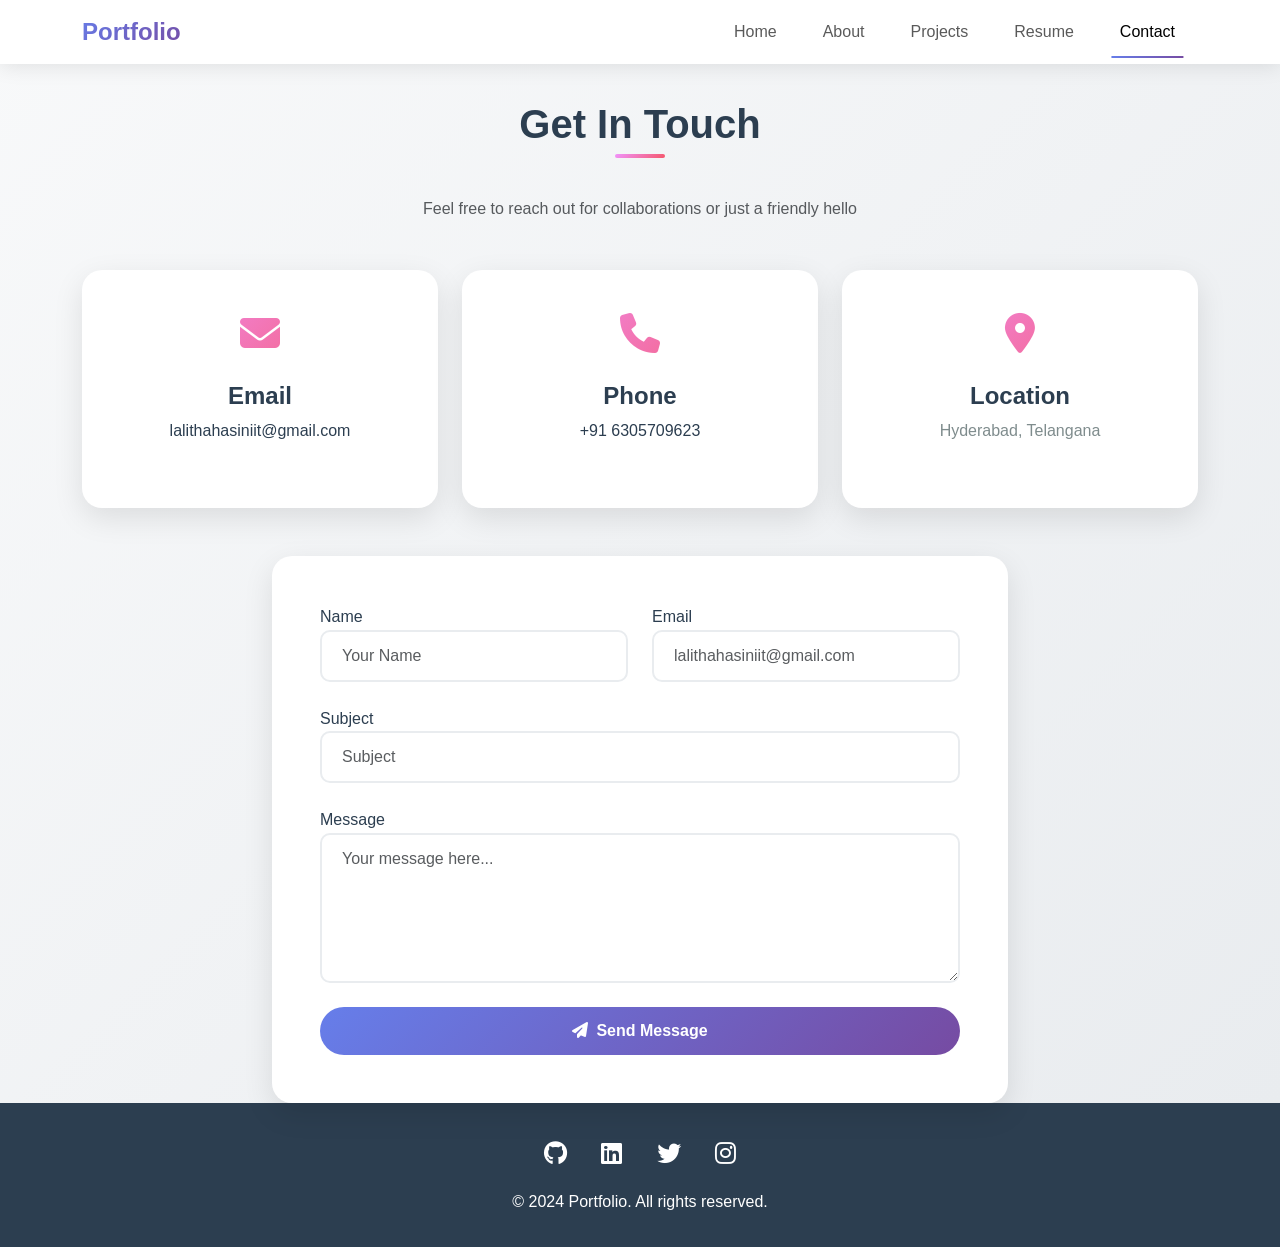
<file: contact.html>
<!DOCTYPE html>
<html lang="en">
<head>
    <meta charset="UTF-8">
    <meta name="viewport" content="width=device-width, initial-scale=1.0">
    <title>Contact - Portfolio</title>
    <link href="https://cdn.jsdelivr.net/npm/bootstrap@5.3.0/dist/css/bootstrap.min.css" rel="stylesheet">
    <link rel="stylesheet" href="https://cdnjs.cloudflare.com/ajax/libs/font-awesome/6.4.0/css/all.min.css">
    <style>
        :root {
            --gradient-primary: linear-gradient(135deg, #667eea 0%, #764ba2 100%);
            --gradient-secondary: linear-gradient(135deg, #f093fb 0%, #f5576c 100%);
            --gradient-tertiary: linear-gradient(135deg, #4facfe 0%, #00f2fe 100%);
            --gradient-soft: linear-gradient(135deg, #ffecd2 0%, #fcb69f 100%);
            --text-dark: #2c3e50;
            --text-light: #7f8c8d;
        }

        * {
            margin: 0;
            padding: 0;
            box-sizing: border-box;
        }

        body {
            font-family: 'Segoe UI', Tahoma, Geneva, Verdana, sans-serif;
            line-height: 1.6;
            color: var(--text-dark);
            overflow-x: hidden;
        }

        /* Navigation */
        .navbar {
            background: rgba(255, 255, 255, 0.95);
            backdrop-filter: blur(10px);
            box-shadow: 0 2px 20px rgba(0, 0, 0, 0.1);
            transition: all 0.3s ease;
        }

        .navbar-brand {
            font-weight: 700;
            font-size: 1.5rem;
            background: var(--gradient-primary);
            -webkit-background-clip: text;
            -webkit-text-fill-color: transparent;
            background-clip: text;
        }

        .navbar-nav .nav-link {
            font-weight: 500;
            margin: 0 15px;
            position: relative;
            transition: all 0.3s ease;
        }

        .navbar-nav .nav-link::after {
            content: '';
            position: absolute;
            width: 0;
            height: 2px;
            bottom: -5px;
            left: 50%;
            background: var(--gradient-primary);
            transition: all 0.3s ease;
            transform: translateX(-50%);
        }

        .navbar-nav .nav-link:hover::after,
        .navbar-nav .nav-link.active::after {
            width: 100%;
        }

        /* Section Styles */
        .section {
            padding: 80px 0;
            position: relative;
        }

        .section-title {
            font-size: 2.5rem;
            font-weight: 700;
            text-align: center;
            margin-bottom: 3rem;
            position: relative;
        }

        .section-title::after {
            content: '';
            position: absolute;
            width: 50px;
            height: 4px;
            background: var(--gradient-secondary);
            bottom: -10px;
            left: 50%;
            transform: translateX(-50%);
            border-radius: 2px;
        }

        /* Contact Section */
        .contact {
            background: linear-gradient(135deg, #f8f9fa 0%, #e9ecef 100%);
            min-height: 100vh;
            padding-top: 100px;
        }

        .contact-card {
            background: white;
            padding: 2rem;
            border-radius: 20px;
            box-shadow: 0 10px 30px rgba(0, 0, 0, 0.1);
            text-align: center;
            transition: all 0.3s ease;
            margin-bottom: 2rem;
            height: 100%;
        }

        .contact-card:hover {
            transform: translateY(-5px);
            box-shadow: 0 15px 35px rgba(0, 0, 0, 0.15);
        }

        .contact-icon {
            font-size: 2.5rem;
            background: var(--gradient-secondary);
            -webkit-background-clip: text;
            -webkit-text-fill-color: transparent;
            background-clip: text;
            margin-bottom: 1rem;
        }

        .contact-card h4 {
            font-weight: 600;
            margin-bottom: 0.5rem;
        }

        .contact-card p {
            color: var(--text-light);
            margin-bottom: 0;
        }

        .contact-card a {
            color: var(--text-dark);
            text-decoration: none;
            transition: all 0.3s ease;
        }

        .contact-card a:hover {
            background: var(--gradient-primary);
            -webkit-background-clip: text;
            -webkit-text-fill-color: transparent;
            background-clip: text;
        }

        /* Contact Form */
        .contact-form {
            background: white;
            padding: 3rem;
            border-radius: 20px;
            box-shadow: 0 10px 30px rgba(0, 0, 0, 0.1);
        }

        .form-group {
            margin-bottom: 1.5rem;
        }

        .form-control {
            border: 2px solid #e9ecef;
            border-radius: 10px;
            padding: 12px 20px;
            transition: all 0.3s ease;
        }

        .form-control:focus {
            border-color: #667eea;
            box-shadow: 0 0 0 0.2rem rgba(102, 126, 234, 0.25);
        }

        textarea.form-control {
            min-height: 150px;
            resize: vertical;
        }

        .btn-submit {
            background: var(--gradient-primary);
            color: white;
            border: none;
            padding: 12px 40px;
            border-radius: 50px;
            font-weight: 600;
            transition: all 0.3s ease;
            width: 100%;
        }

        .btn-submit:hover {
            transform: translateY(-3px);
            box-shadow: 0 10px 25px rgba(102, 126, 234, 0.4);
        }

        /* Footer */
        .footer {
            background: var(--text-dark);
            color: white;
            padding: 2rem 0;
            text-align: center;
        }

        .social-links a {
            color: white;
            font-size: 1.5rem;
            margin: 0 15px;
            transition: all 0.3s ease;
            display: inline-block;
        }

        .social-links a:hover {
            color: #f093fb;
            transform: translateY(-3px);
        }

        /* Animations */
        @keyframes slideInUp {
            from {
                opacity: 0;
                transform: translateY(50px);
            }
            to {
                opacity: 1;
                transform: translateY(0);
            }
        }

        .animate-in {
            animation: slideInUp 0.6s ease-out;
        }

        /* Success Message */
        .alert-custom {
            border-radius: 10px;
            padding: 1rem;
            margin-bottom: 1.5rem;
            display: none;
        }

        .alert-custom.show {
            display: block;
            animation: slideInUp 0.4s ease-out;
        }

        /* Responsive */
        @media (max-width: 768px) {
            .section-title {
                font-size: 2rem;
            }
            
            .contact-form {
                padding: 2rem;
            }
        }
    </style>
</head>
<body>
    <!-- Navigation -->
    <nav class="navbar navbar-expand-lg fixed-top">
        <div class="container">
            <a class="navbar-brand" href="index.html">Portfolio</a>
            <button class="navbar-toggler" type="button" data-bs-toggle="collapse" data-bs-target="#navbarNav">
                <span class="navbar-toggler-icon"></span>
            </button>
            <div class="collapse navbar-collapse" id="navbarNav">
                <ul class="navbar-nav ms-auto">
                    <li class="nav-item">
                        <a class="nav-link" href="index.html#home">Home</a>
                    </li>
                    <li class="nav-item">
                        <a class="nav-link" href="about.html#about">About</a>
                    </li>
                    <li class="nav-item">
                        <a class="nav-link" href="project.html#projects">Projects</a>
                    </li>
                    <li class="nav-item">
                        <a class="nav-link" href="resume.html#resume">Resume</a>
                    </li>
                    <li class="nav-item">
                        <a class="nav-link active" href="contact.html">Contact</a>
                    </li>
                </ul>
            </div>
        </div>
    </nav>

    <!-- Contact Section -->
    <section class="contact">
        <div class="container">
            <h2 class="section-title animate-in">Get In Touch</h2>
            <p class="text-center text-muted mb-5 animate-in">Feel free to reach out for collaborations or just a friendly hello</p>

            <div class="row mb-5">
                <div class="col-md-4 animate-in" style="animation-delay: 0.1s">
                    <div class="contact-card">
                        <div class="contact-icon">
                            <i class="fas fa-envelope"></i>
                        </div>
                        <h4>Email</h4>
                        <p><a href="mailto:lalithahasiniit@gmail.com">lalithahasiniit@gmail.com</a></p>
                    </div>
                </div>
                <div class="col-md-4 animate-in" style="animation-delay: 0.2s">
                    <div class="contact-card">
                        <div class="contact-icon">
                            <i class="fas fa-phone"></i>
                        </div>
                        <h4>Phone</h4>
                        <p><a href="tel:+1234567890">+91 6305709623</a></p>
                    </div>
                </div>
                <div class="col-md-4 animate-in" style="animation-delay: 0.3s">
                    <div class="contact-card">
                        <div class="contact-icon">
                            <i class="fas fa-map-marker-alt"></i>
                        </div>
                        <h4>Location</h4>
                        <p>Hyderabad, Telangana</p>
                    </div>
                </div>
            </div>

            <div class="row justify-content-center">
                <div class="col-md-8 animate-in" style="animation-delay: 0.4s">
                    <div class="contact-form">
                        <div class="alert alert-success alert-custom" id="successAlert">
                            <i class="fas fa-check-circle me-2"></i>
                            Message sent successfully! I'll get back to you soon.
                        </div>
                        <div class="alert alert-danger alert-custom" id="errorAlert">
                            <i class="fas fa-exclamation-circle me-2"></i>
                            Please fill in all fields correctly.
                        </div>
                        <form id="contactForm">
                            <div class="row">
                                <div class="col-md-6">
                                    <div class="form-group">
                                        <label for="name">Name</label>
                                        <input type="text" class="form-control" id="name" placeholder="Your Name" required>
                                    </div>
                                </div>
                                <div class="col-md-6">
                                    <div class="form-group">
                                        <label for="email">Email</label>
                                        <input type="email" class="form-control" id="email" placeholder="lalithahasiniit@gmail.com" required>
                                    </div>
                                </div>
                            </div>
                            <div class="form-group">
                                <label for="subject">Subject</label>
                                <input type="text" class="form-control" id="subject" placeholder="Subject" required>
                            </div>
                            <div class="form-group">
                                <label for="message">Message</label>
                                <textarea class="form-control" id="message" placeholder="Your message here..." required></textarea>
                            </div>
                            <button type="submit" class="btn btn-submit">
                                <i class="fas fa-paper-plane me-2"></i>Send Message
                            </button>
                        </form>
                    </div>
                </div>
            </div>
        </div>
    </section>

    <!-- Footer -->
    <footer class="footer">
        <div class="container">
            <div class="social-links mb-3">
                <a href="https://github.com" target="_blank" aria-label="GitHub">
                    <i class="fab fa-github"></i>
                </a>
                <a href="https://linkedin.com" target="_blank" aria-label="LinkedIn">
                    <i class="fab fa-linkedin"></i>
                </a>
                <a href="https://twitter.com" target="_blank" aria-label="Twitter">
                    <i class="fab fa-twitter"></i>
                </a>
                <a href="https://instagram.com" target="_blank" aria-label="Instagram">
                    <i class="fab fa-instagram"></i>
                </a>
            </div>
            <p class="mb-0">&copy; 2024 Portfolio. All rights reserved.</p>
        </div>
    </footer>

    <script src="https://cdn.jsdelivr.net/npm/bootstrap@5.3.0/dist/js/bootstrap.bundle.min.js"></script>
    <script>
        // Form Validation and Submission
        document.getElementById('contactForm').addEventListener('submit', function(e) {
            e.preventDefault();
            
            const name = document.getElementById('name').value.trim();
            const email = document.getElementById('email').value.trim();
            const subject = document.getElementById('subject').value.trim();
            const message = document.getElementById('message').value.trim();
            
            const successAlert = document.getElementById('successAlert');
            const errorAlert = document.getElementById('errorAlert');
            
            // Hide alerts
            successAlert.classList.remove('show');
            errorAlert.classList.remove('show');
            
            // Validate email
            const emailRegex = /^[^\s@]+@[^\s@]+\.[^\s@]+$/;
            
            if (!name || !email || !subject || !message) {
                errorAlert.textContent = 'Please fill in all fields.';
                errorAlert.classList.add('show');
                return;
            }
            
            if (!emailRegex.test(email)) {
                errorAlert.textContent = 'Please enter a valid email address.';
                errorAlert.classList.add('show');
                return;
            }
            
            // Simulate form submission (in production, you would send this to a server)
            setTimeout(() => {
                successAlert.classList.add('show');
                document.getElementById('contactForm').reset();
                
                // Hide success message after 5 seconds
                setTimeout(() => {
                    successAlert.classList.remove('show');
                }, 5000);
            }, 500);
        });
        
        // Smooth scroll for navigation links
        document.querySelectorAll('a[href^="#"]').forEach(anchor => {
            anchor.addEventListener('click', function (e) {
                e.preventDefault();
                const target = document.querySelector(this.getAttribute('href'));
                if (target) {
                    target.scrollIntoView({
                        behavior: 'smooth',
                        block: 'start'
                    });
                }
            });
        });
        
        // Navbar background on scroll
        window.addEventListener('scroll', function() {
            const navbar = document.querySelector('.navbar');
            if (window.scrollY > 50) {
                navbar.style.background = 'rgba(255, 255, 255, 0.98)';
            } else {
                navbar.style.background = 'rgba(255, 255, 255, 0.95)';
            }
        });
        
        // Add animation to elements on scroll
        const observerOptions = {
            threshold: 0.1,
            rootMargin: '0px 0px -50px 0px'
        };
        
        const observer = new IntersectionObserver(function(entries) {
            entries.forEach(entry => {
                if (entry.isIntersecting) {
                    entry.target.style.opacity = '1';
                    entry.target.style.transform = 'translateY(0)';
                }
            });
        }, observerOptions);
        
        // Observe all contact cards
        document.querySelectorAll('.contact-card, .contact-form').forEach(el => {
            el.style.opacity = '0';
            el.style.transform = 'translateY(30px)';
            el.style.transition = 'all 0.6s ease-out';
            observer.observe(el);
        });
    </script>
</body>
</html>
</file>
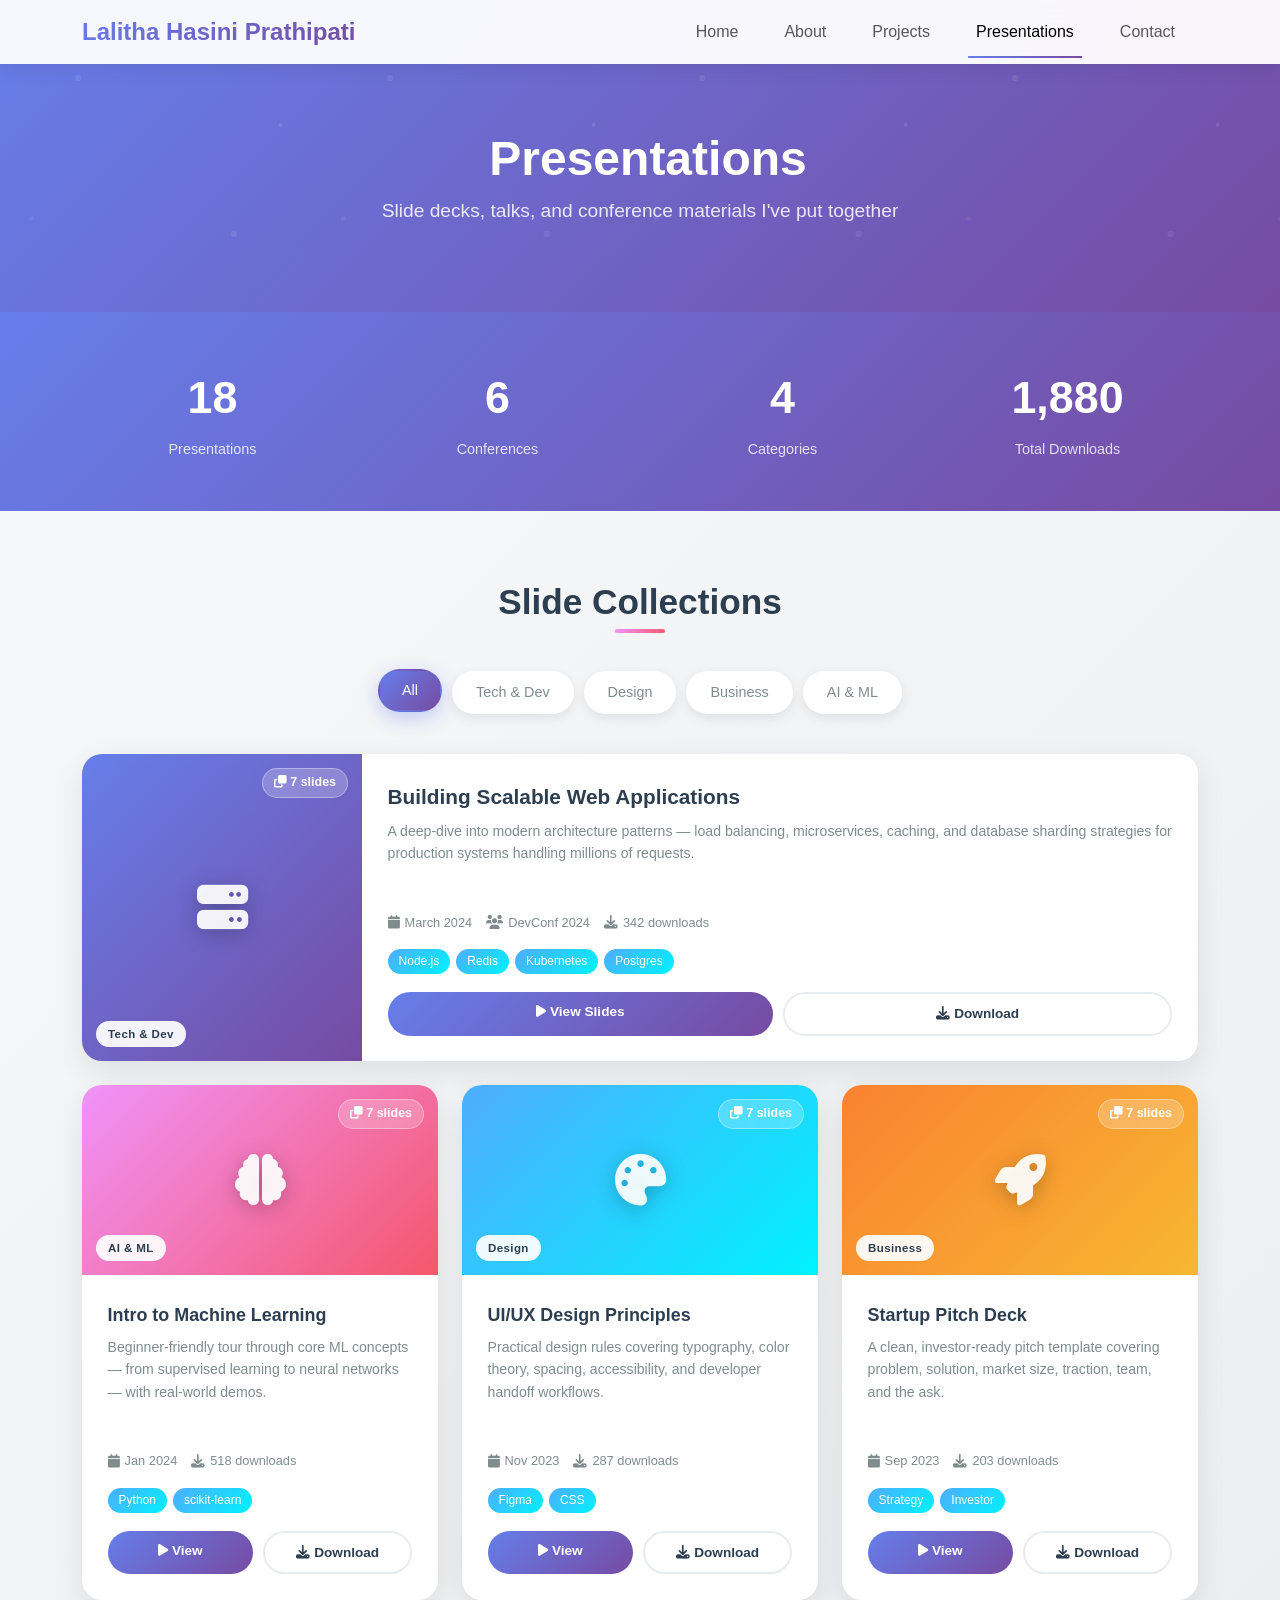
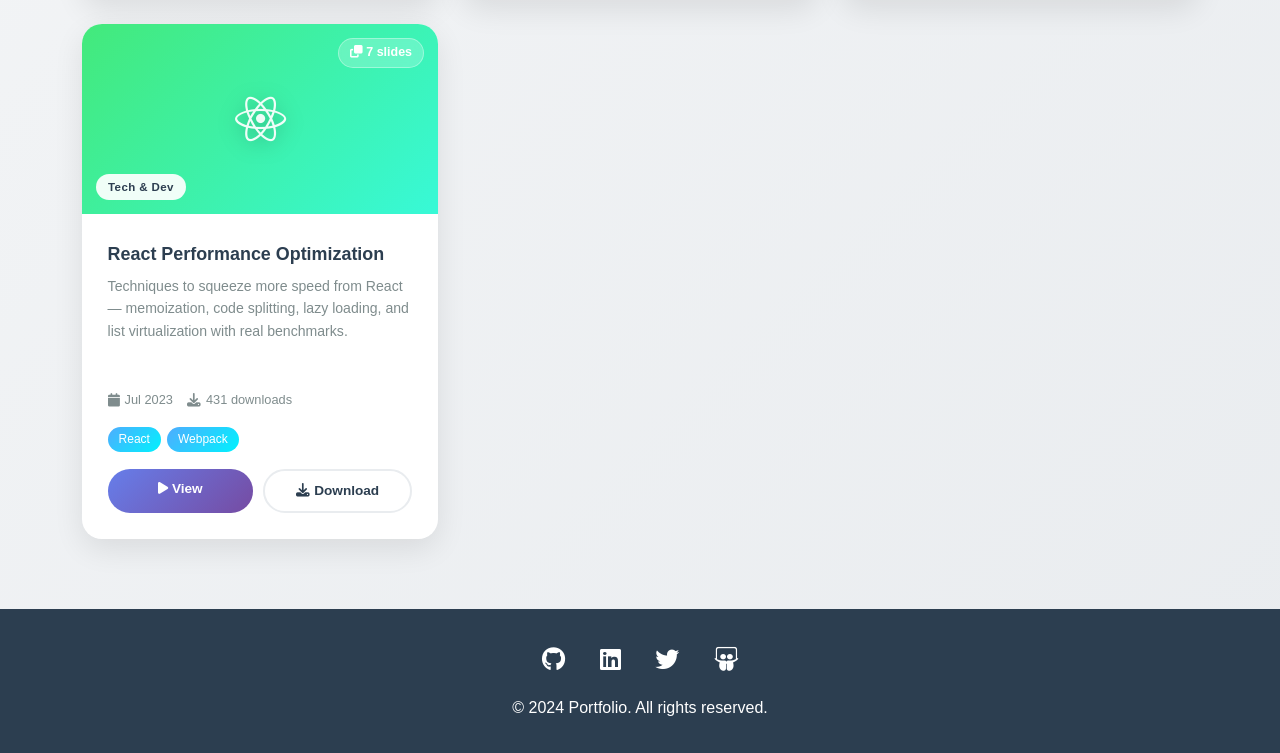
<file: Presentations.html>
<!DOCTYPE html>
<html lang="en">
<head>
    <meta charset="UTF-8">
    <meta name="viewport" content="width=device-width, initial-scale=1.0">
    <title>Presentations - Portfolio</title>
    <link href="https://cdn.jsdelivr.net/npm/bootstrap@5.3.0/dist/css/bootstrap.min.css" rel="stylesheet">
    <link rel="stylesheet" href="https://cdnjs.cloudflare.com/ajax/libs/font-awesome/6.4.0/css/all.min.css">
    <style>
        :root {
            --gradient-primary: linear-gradient(135deg, #667eea 0%, #764ba2 100%);
            --gradient-secondary: linear-gradient(135deg, #f093fb 0%, #f5576c 100%);
            --gradient-tertiary: linear-gradient(135deg, #4facfe 0%, #00f2fe 100%);
            --gradient-soft: linear-gradient(135deg, #ffecd2 0%, #fcb69f 100%);
            --gradient-green: linear-gradient(135deg, #43e97b 0%, #38f9d7 100%);
            --gradient-orange: linear-gradient(135deg, #fa8231 0%, #f7b731 100%);
            --text-dark: #2c3e50;
            --text-light: #7f8c8d;
        }

        * { margin: 0; padding: 0; box-sizing: border-box; }

        body {
            font-family: 'Segoe UI', Tahoma, Geneva, Verdana, sans-serif;
            line-height: 1.6;
            color: var(--text-dark);
            overflow-x: hidden;
            background: linear-gradient(135deg, #f8f9fa 0%, #e9ecef 100%);
            min-height: 100vh;
        }

        /* ── Navbar ── */
        .navbar {
            background: rgba(255,255,255,0.95);
            backdrop-filter: blur(10px);
            box-shadow: 0 2px 20px rgba(0,0,0,0.1);
            transition: all 0.3s ease;
        }
        .navbar-brand {
            font-weight: 700; font-size: 1.5rem;
            background: var(--gradient-primary);
            -webkit-background-clip: text; -webkit-text-fill-color: transparent; background-clip: text;
        }
        .navbar-nav .nav-link {
            font-weight: 500; margin: 0 15px; position: relative; transition: all 0.3s ease;
        }
        .navbar-nav .nav-link::after {
            content: ''; position: absolute; width: 0; height: 2px;
            bottom: -5px; left: 50%; background: var(--gradient-primary);
            transition: all 0.3s ease; transform: translateX(-50%);
        }
        .navbar-nav .nav-link:hover::after,
        .navbar-nav .nav-link.active::after { width: 100%; }

        /* ── Hero Banner ── */
        .page-hero {
            background: var(--gradient-primary);
            padding: 130px 0 70px;
            text-align: center;
            color: white;
            position: relative;
            overflow: hidden;
        }
        .page-hero::before {
            content: '';
            position: absolute; inset: 0;
            background: url('data:image/svg+xml,<svg xmlns="http://www.w3.org/2000/svg" viewBox="0 0 100 100"><defs><pattern id="grain" width="100" height="100" patternUnits="userSpaceOnUse"><circle cx="25" cy="25" r="1" fill="white" opacity="0.08"/><circle cx="75" cy="75" r="1" fill="white" opacity="0.08"/><circle cx="50" cy="10" r="0.5" fill="white" opacity="0.12"/><circle cx="10" cy="70" r="0.8" fill="white" opacity="0.06"/><circle cx="90" cy="40" r="0.6" fill="white" opacity="0.1"/></pattern></defs><rect width="100" height="100" fill="url(%23grain)"/></svg>');
            animation: float 20s infinite linear;
        }
        @keyframes float {
            0%   { transform: translateY(0px) rotate(0deg); }
            50%  { transform: translateY(-20px) rotate(180deg); }
            100% { transform: translateY(0px) rotate(360deg); }
        }
        .page-hero h1 { font-size: 3rem; font-weight: 700; position: relative; z-index: 2; }
        .page-hero p  { font-size: 1.2rem; opacity: .85; position: relative; z-index: 2; }

        /* ── Section ── */
        .section { padding: 70px 0; }
        .section-title {
            font-size: 2.2rem; font-weight: 700; text-align: center; margin-bottom: 3rem; position: relative;
        }
        .section-title::after {
            content: ''; position: absolute; width: 50px; height: 4px;
            background: var(--gradient-secondary); bottom: -10px; left: 50%;
            transform: translateX(-50%); border-radius: 2px;
        }

        /* ── Filter Bar ── */
        .filter-bar {
            display: flex; flex-wrap: wrap; gap: 10px;
            justify-content: center; margin-bottom: 2.5rem;
        }
        .filter-btn {
            padding: 8px 22px; border-radius: 50px; border: 2px solid transparent;
            background: white; color: var(--text-light);
            font-weight: 500; font-size: .9rem; cursor: pointer;
            box-shadow: 0 4px 12px rgba(0,0,0,0.08);
            transition: all 0.3s ease;
        }
        .filter-btn:hover, .filter-btn.active {
            background: var(--gradient-primary); color: white;
            box-shadow: 0 6px 18px rgba(102,126,234,0.35);
            transform: translateY(-2px);
        }

        /* ── Presentation Card ── */
        .pres-card {
            background: white; border-radius: 20px;
            box-shadow: 0 10px 30px rgba(0,0,0,0.09);
            overflow: hidden; transition: all 0.35s ease;
            display: flex; flex-direction: column;
            margin-bottom: 2rem; height: 100%;
        }
        .pres-card:hover {
            transform: translateY(-10px);
            box-shadow: 0 22px 45px rgba(0,0,0,0.14);
        }

        /* slide thumbnail */
        .pres-thumb {
            position: relative; height: 190px;
            display: flex; align-items: center; justify-content: center;
            overflow: hidden; flex-shrink: 0;
        }
        .pres-thumb .slide-bg {
            position: absolute; inset: 0;
        }
        .pres-thumb .slide-icon {
            position: relative; z-index: 2;
            font-size: 3.2rem; color: rgba(255,255,255,0.92);
            filter: drop-shadow(0 4px 10px rgba(0,0,0,0.25));
            transition: transform 0.3s ease;
        }
        .pres-card:hover .slide-icon { transform: scale(1.15) rotate(-5deg); }

        .slide-count-badge {
            position: absolute; top: 14px; right: 14px; z-index: 3;
            background: rgba(255,255,255,0.22); backdrop-filter: blur(6px);
            color: white; font-size: .78rem; font-weight: 600;
            padding: 4px 11px; border-radius: 20px;
            border: 1px solid rgba(255,255,255,0.35);
        }
        .category-badge {
            position: absolute; bottom: 14px; left: 14px; z-index: 3;
            font-size: .72rem; font-weight: 700; letter-spacing: .4px;
            padding: 4px 12px; border-radius: 20px;
            background: rgba(255,255,255,0.92); color: var(--text-dark);
        }

        /* card body */
        .pres-body { padding: 1.6rem; flex: 1; display: flex; flex-direction: column; }
        .pres-title { font-size: 1.12rem; font-weight: 700; margin-bottom: .4rem; }
        .pres-desc { font-size: .88rem; color: var(--text-light); flex: 1; margin-bottom: 1rem; }

        .pres-meta {
            display: flex; align-items: center; gap: 14px;
            font-size: .8rem; color: var(--text-light); margin-bottom: 1rem;
        }
        .pres-meta span { display: flex; align-items: center; gap: 5px; }
        .pres-meta i { font-size: .85rem; }

        .tech-tag {
            background: var(--gradient-tertiary); color: white;
            padding: 3px 11px; border-radius: 15px;
            font-size: .75rem; font-weight: 500;
        }
        .pres-tags { display: flex; flex-wrap: wrap; gap: 6px; margin-bottom: 1.1rem; }

        .pres-actions { display: flex; gap: 10px; }
        .btn-view, .btn-download {
            flex: 1; padding: 9px 0; border-radius: 50px; border: none;
            font-size: .85rem; font-weight: 600; cursor: pointer; transition: all 0.3s ease;
            text-decoration: none; text-align: center; display: inline-block;
        }
        .btn-view {
            background: var(--gradient-primary); color: white;
        }
        .btn-view:hover {
            box-shadow: 0 8px 20px rgba(102,126,234,0.4); transform: translateY(-2px); color: white;
        }
        .btn-download {
            background: white; color: var(--text-dark);
            border: 2px solid #e9ecef;
        }
        .btn-download:hover {
            border-color: #667eea; color: #667eea; transform: translateY(-2px);
        }

        /* ── Featured Card (wide) ── */
        .pres-card.featured {
            flex-direction: row;
        }
        .pres-card.featured .pres-thumb { width: 280px; height: auto; flex-shrink: 0; border-radius: 0; }
        .pres-card.featured .pres-title { font-size: 1.3rem; }

        /* ── Lightbox / Modal ── */
        .modal-content { border-radius: 20px; border: none; overflow: hidden; }
        .modal-header {
            background: var(--gradient-primary); color: white; border: none; padding: 1.5rem 2rem;
        }
        .modal-header .btn-close { filter: invert(1); }
        .modal-title { font-weight: 700; font-size: 1.2rem; }

        .slide-viewer {
            background: #1a1a2e; border-radius: 12px;
            display: flex; align-items: center; justify-content: center;
            min-height: 340px; position: relative; overflow: hidden;
        }
        .slide-frame {
            width: 100%; aspect-ratio: 16/9;
            display: flex; align-items: center; justify-content: center;
            position: relative; overflow: hidden;
        }
        .slide-preview-content {
            width: 100%; height: 100%; position: absolute; inset: 0;
            display: flex; flex-direction: column;
            align-items: center; justify-content: center;
            padding: 2rem; text-align: center;
        }
        .slide-preview-title {
            font-size: 1.8rem; font-weight: 700; color: white; margin-bottom: .5rem;
            text-shadow: 0 2px 10px rgba(0,0,0,0.3);
        }
        .slide-preview-sub { font-size: 1rem; color: rgba(255,255,255,0.75); }

        .slide-controls {
            display: flex; align-items: center; justify-content: center; gap: 20px; padding: 1rem 0 .5rem;
        }
        .slide-btn {
            width: 40px; height: 40px; border-radius: 50%; border: none;
            background: var(--gradient-primary); color: white;
            display: flex; align-items: center; justify-content: center;
            cursor: pointer; transition: all 0.3s ease; box-shadow: 0 4px 12px rgba(102,126,234,0.3);
        }
        .slide-btn:hover { transform: scale(1.1); box-shadow: 0 6px 18px rgba(102,126,234,0.45); }
        .slide-btn:disabled { background: #ccc; box-shadow: none; cursor: default; transform: none; }
        .slide-counter { font-weight: 600; color: var(--text-light); min-width: 70px; text-align: center; }

        .slide-dots { display: flex; gap: 8px; justify-content: center; flex-wrap: wrap; padding-bottom: .5rem; }
        .slide-dot {
            width: 10px; height: 10px; border-radius: 50%; border: none; cursor: pointer;
            background: #dee2e6; transition: all 0.3s ease;
        }
        .slide-dot.active { background: #667eea; transform: scale(1.3); }

        /* ── Stats Strip ── */
        .stats-strip {
            background: var(--gradient-primary); color: white; padding: 50px 0;
        }
        .stat-item { text-align: center; }
        .stat-num {
            font-size: 2.8rem; font-weight: 800; display: block;
            animation: countUp 1.5s ease-out forwards;
        }
        .stat-lbl { font-size: .9rem; opacity: .8; margin-top: 4px; }

        /* ── Footer ── */
        .footer { background: var(--text-dark); color: white; padding: 2rem 0; text-align: center; }
        .social-links a {
            color: white; font-size: 1.5rem; margin: 0 15px;
            transition: all 0.3s ease; display: inline-block;
        }
        .social-links a:hover { color: #f093fb; transform: translateY(-3px); }

        /* ── Animations ── */
        @keyframes slideInUp {
            from { opacity: 0; transform: translateY(40px); }
            to   { opacity: 1; transform: translateY(0); }
        }
        .animate-in { opacity: 0; transform: translateY(35px); transition: opacity .6s ease, transform .6s ease; }
        .animate-in.visible { opacity: 1; transform: translateY(0); }

        /* ── Responsive ── */
        @media (max-width: 767px) {
            .page-hero h1 { font-size: 2.2rem; }
            .pres-card.featured { flex-direction: column; }
            .pres-card.featured .pres-thumb { width: 100%; height: 190px; }
        }
    </style>
</head>
<body>

<!-- Navbar -->
<nav class="navbar navbar-expand-lg fixed-top">
    <div class="container">
        <a class="navbar-brand" href="#">Lalitha Hasini Prathipati</a>
        <button class="navbar-toggler" type="button" data-bs-toggle="collapse" data-bs-target="#navbarNav">
            <span class="navbar-toggler-icon"></span>
        </button>
        <div class="collapse navbar-collapse" id="navbarNav">
            <ul class="navbar-nav ms-auto">
                <li class="nav-item"><a class="nav-link" href="index.html">Home</a></li>
                <li class="nav-item"><a class="nav-link" href="about.html">About</a></li>
                <li class="nav-item"><a class="nav-link" href="project.html">Projects</a></li>
                <li class="nav-item"><a class="nav-link active" href="Presentations.html">Presentations</a></li>
                <li class="nav-item"><a class="nav-link" href="contact.html">Contact</a></li>
            </ul>
        </div>
    </div>
</nav>

<!-- Hero Banner -->
<div class="page-hero">
    <div class="container position-relative" style="z-index:2">
        <h1><i class="fas fa-presentation-screen me-3"></i>Presentations</h1>
        <p class="mt-2">Slide decks, talks, and conference materials I've put together</p>
    </div>
</div>

<!-- Stats Strip -->
<div class="stats-strip">
    <div class="container">
        <div class="row g-4 text-center">
            <div class="col-6 col-md-3 stat-item">
                <span class="stat-num" data-target="18">0</span>
                <div class="stat-lbl">Presentations</div>
            </div>
            <div class="col-6 col-md-3 stat-item">
                <span class="stat-num" data-target="6">0</span>
                <div class="stat-lbl">Conferences</div>
            </div>
            <div class="col-6 col-md-3 stat-item">
                <span class="stat-num" data-target="4">0</span>
                <div class="stat-lbl">Categories</div>
            </div>
            <div class="col-6 col-md-3 stat-item">
                <span class="stat-num" data-target="2400">0</span>
                <div class="stat-lbl">Total Downloads</div>
            </div>
        </div>
    </div>
</div>

<!-- Main Content -->
<section class="section">
    <div class="container">
        <h2 class="section-title animate-in">Slide Collections</h2>

        <!-- Filter Bar -->
        <div class="filter-bar animate-in">
            <button class="filter-btn active" data-filter="all">All</button>
            <button class="filter-btn" data-filter="tech">Tech &amp; Dev</button>
            <button class="filter-btn" data-filter="design">Design</button>
            <button class="filter-btn" data-filter="business">Business</button>
            <button class="filter-btn" data-filter="ai">AI &amp; ML</button>
        </div>

        <!-- Cards Grid -->
        <div class="row g-4" id="presGrid">

            <!-- Featured -->
            <div class="col-12 animate-in pres-item" data-cat="tech">
                <div class="pres-card featured"
                     data-id="0"
                     data-title="Building Scalable Web Applications"
                     data-slides='["Intro: Scalable Web Apps","Architecture Overview","Load Balancing Strategies","Database Sharding","Caching Patterns","Microservices Design","Q&A"]'
                     data-colors='["#667eea,#764ba2","#4facfe,#00f2fe","#43e97b,#38f9d7","#f093fb,#f5576c","#fa8231,#f7b731","#667eea,#764ba2","#2c3e50,#4a6fa5"]'>
                    <div class="pres-thumb">
                        <div class="slide-bg" style="background: var(--gradient-primary)"></div>
                        <i class="fas fa-server slide-icon"></i>
                        <span class="slide-count-badge"><i class="fas fa-clone me-1"></i>7 slides</span>
                        <span class="category-badge">Tech &amp; Dev</span>
                    </div>
                    <div class="pres-body">
                        <div class="pres-title">Building Scalable Web Applications</div>
                        <div class="pres-desc">A deep-dive into modern architecture patterns — load balancing, microservices, caching, and database sharding strategies for production systems handling millions of requests.</div>
                        <div class="pres-meta">
                            <span><i class="fas fa-calendar"></i> March 2024</span>
                            <span><i class="fas fa-users"></i> DevConf 2024</span>
                            <span><i class="fas fa-download"></i> 342 downloads</span>
                        </div>
                        <div class="pres-tags">
                            <span class="tech-tag">Node.js</span>
                            <span class="tech-tag">Redis</span>
                            <span class="tech-tag">Kubernetes</span>
                            <span class="tech-tag">Postgres</span>
                        </div>
                        <div class="pres-actions">
                            <a href="#" class="btn-view view-pres-btn">
                                <i class="fas fa-play me-1"></i>View Slides
                            </a>
                            <a href="#" class="btn-download">
                                <i class="fas fa-download me-1"></i>Download
                            </a>
                        </div>
                    </div>
                </div>
            </div>

            <!-- Card 1 -->
            <div class="col-md-6 col-lg-4 animate-in pres-item" data-cat="ai">
                <div class="pres-card"
                     data-id="1"
                     data-title="Intro to Machine Learning"
                     data-slides='["What is ML?","Supervised Learning","Unsupervised Learning","Neural Networks","Training Tips","Demo","Wrap Up"]'
                     data-colors='["#f093fb,#f5576c","#667eea,#764ba2","#4facfe,#00f2fe","#43e97b,#38f9d7","#fa8231,#f7b731","#f093fb,#f5576c","#2c3e50,#4a6fa5"]'>
                    <div class="pres-thumb">
                        <div class="slide-bg" style="background: var(--gradient-secondary)"></div>
                        <i class="fas fa-brain slide-icon"></i>
                        <span class="slide-count-badge"><i class="fas fa-clone me-1"></i>7 slides</span>
                        <span class="category-badge">AI &amp; ML</span>
                    </div>
                    <div class="pres-body">
                        <div class="pres-title">Intro to Machine Learning</div>
                        <div class="pres-desc">Beginner-friendly tour through core ML concepts — from supervised learning to neural networks — with real-world demos.</div>
                        <div class="pres-meta">
                            <span><i class="fas fa-calendar"></i> Jan 2024</span>
                            <span><i class="fas fa-download"></i> 518 downloads</span>
                        </div>
                        <div class="pres-tags">
                            <span class="tech-tag">Python</span>
                            <span class="tech-tag">scikit-learn</span>
                        </div>
                        <div class="pres-actions">
                            <a href="#" class="btn-view view-pres-btn"><i class="fas fa-play me-1"></i>View</a>
                            <a href="#" class="btn-download"><i class="fas fa-download me-1"></i>Download</a>
                        </div>
                    </div>
                </div>
            </div>

            <!-- Card 2 -->
            <div class="col-md-6 col-lg-4 animate-in pres-item" data-cat="design">
                <div class="pres-card"
                     data-id="2"
                     data-title="UI/UX Design Principles"
                     data-slides='["Design Thinking","Typography Rules","Color Theory","Spacing & Grid","Accessibility","Prototyping","Handoff"]'
                     data-colors='["#4facfe,#00f2fe","#f093fb,#f5576c","#43e97b,#38f9d7","#667eea,#764ba2","#fa8231,#f7b731","#4facfe,#00f2fe","#2c3e50,#4a6fa5"]'>
                    <div class="pres-thumb">
                        <div class="slide-bg" style="background: var(--gradient-tertiary)"></div>
                        <i class="fas fa-palette slide-icon"></i>
                        <span class="slide-count-badge"><i class="fas fa-clone me-1"></i>7 slides</span>
                        <span class="category-badge">Design</span>
                    </div>
                    <div class="pres-body">
                        <div class="pres-title">UI/UX Design Principles</div>
                        <div class="pres-desc">Practical design rules covering typography, color theory, spacing, accessibility, and developer handoff workflows.</div>
                        <div class="pres-meta">
                            <span><i class="fas fa-calendar"></i> Nov 2023</span>
                            <span><i class="fas fa-download"></i> 287 downloads</span>
                        </div>
                        <div class="pres-tags">
                            <span class="tech-tag">Figma</span>
                            <span class="tech-tag">CSS</span>
                        </div>
                        <div class="pres-actions">
                            <a href="#" class="btn-view view-pres-btn"><i class="fas fa-play me-1"></i>View</a>
                            <a href="#" class="btn-download"><i class="fas fa-download me-1"></i>Download</a>
                        </div>
                    </div>
                </div>
            </div>

            <!-- Card 3 -->
            <div class="col-md-6 col-lg-4 animate-in pres-item" data-cat="business">
                <div class="pres-card"
                     data-id="3"
                     data-title="Startup Pitch Deck"
                     data-slides='["Problem Statement","Our Solution","Market Size","Business Model","Traction","Team","Ask"]'
                     data-colors='["#fa8231,#f7b731","#667eea,#764ba2","#4facfe,#00f2fe","#f093fb,#f5576c","#43e97b,#38f9d7","#fa8231,#f7b731","#2c3e50,#4a6fa5"]'>
                    <div class="pres-thumb">
                        <div class="slide-bg" style="background: var(--gradient-orange)"></div>
                        <i class="fas fa-rocket slide-icon"></i>
                        <span class="slide-count-badge"><i class="fas fa-clone me-1"></i>7 slides</span>
                        <span class="category-badge">Business</span>
                    </div>
                    <div class="pres-body">
                        <div class="pres-title">Startup Pitch Deck</div>
                        <div class="pres-desc">A clean, investor-ready pitch template covering problem, solution, market size, traction, team, and the ask.</div>
                        <div class="pres-meta">
                            <span><i class="fas fa-calendar"></i> Sep 2023</span>
                            <span><i class="fas fa-download"></i> 203 downloads</span>
                        </div>
                        <div class="pres-tags">
                            <span class="tech-tag">Strategy</span>
                            <span class="tech-tag">Investor</span>
                        </div>
                        <div class="pres-actions">
                            <a href="#" class="btn-view view-pres-btn"><i class="fas fa-play me-1"></i>View</a>
                            <a href="#" class="btn-download"><i class="fas fa-download me-1"></i>Download</a>
                        </div>
                    </div>
                </div>
            </div>

            <!-- Card 4 -->
            <div class="col-md-6 col-lg-4 animate-in pres-item" data-cat="tech">
                <div class="pres-card"
                     data-id="4"
                     data-title="React Performance Optimization"
                     data-slides='["Why Performance Matters","Profiling Tools","Memo & useMemo","Code Splitting","Lazy Loading","Virtualization","Benchmarks"]'
                     data-colors='["#43e97b,#38f9d7","#667eea,#764ba2","#4facfe,#00f2fe","#f093fb,#f5576c","#fa8231,#f7b731","#43e97b,#38f9d7","#2c3e50,#4a6fa5"]'>
                    <div class="pres-thumb">
                        <div class="slide-bg" style="background: var(--gradient-green)"></div>
                        <i class="fab fa-react slide-icon"></i>
                        <span class="slide-count-badge"><i class="fas fa-clone me-1"></i>7 slides</span>
                        <span class="category-badge">Tech &amp; Dev</span>
                    </div>
                    <div class="pres-body">
                        <div class="pres-title">React Performance Optimization</div>
                        <div class="pres-desc">Techniques to squeeze more speed from React — memoization, code splitting, lazy loading, and list virtualization with real benchmarks.</div>
                        <div class="pres-meta">
                            <span><i class="fas fa-calendar"></i> Jul 2023</span>
                            <span><i class="fas fa-download"></i> 431 downloads</span>
                        </div>
                        <div class="pres-tags">
                            <span class="tech-tag">React</span>
                            <span class="tech-tag">Webpack</span>
                        </div>
                        <div class="pres-actions">
                            <a href="#" class="btn-view view-pres-btn"><i class="fas fa-play me-1"></i>View</a>
                            <a href="#" class="btn-download"><i class="fas fa-download me-1"></i>Download</a>
                        </div>
                    </div>
                </div>
            </div>

            <!-- Card 5 -->
            <div class="col-md-6 col-lg-4 animate-in pres-item" data-cat="ai">
                <div class="pres-card"
                     data-id="5"
                     data-title="Prompt Engineering Guide"
                     data-slides='["What is Prompting?","Zero-Shot Techniques","Few-Shot Examples","Chain of Thought","RAG Basics","Fine-Tuning","Best Practices"]'
                     data-colors='["#f093fb,#f5576c","#43e97b,#38f9d7","#667eea,#764ba2","#4facfe,#00f2fe","#fa8231,#f7b731","#f093fb,#f5576c","#2c3e50,#4a6fa5"]'>
                    <div class="pres-thumb">
                        <div class="slide-bg" style="background: var(--gradient-secondary)"></div>
                        <i class="fas fa-wand-magic-sparkles slide-icon"></i>
                        <span class="slide-count-badge"><i class="fas fa-clone me-1"></i>7 slides</span>
                        <span class="category-badge">AI &amp; ML</span>
                    </div>
                    <div class="pres-body">
                        <div class="pres-title">Prompt Engineering Guide</div>
                        <div class="pres-desc">Practical prompting patterns for LLMs — zero-shot, few-shot, chain-of-thought, RAG, and fine-tuning strategy.</div>
                        <div class="pres-meta">
                            <span><i class="fas fa-calendar"></i> May 2024</span>
                            <span><i class="fas fa-download"></i> 619 downloads</span>
                        </div>
                        <div class="pres-tags">
                            <span class="tech-tag">GPT-4</span>
                            <span class="tech-tag">LangChain</span>
                        </div>
                        <div class="pres-actions">
                            <a href="#" class="btn-view view-pres-btn"><i class="fas fa-play me-1"></i>View</a>
                            <a href="#" class="btn-download"><i class="fas fa-download me-1"></i>Download</a>
                        </div>
                    </div>
                </div>
            </div>

            <!-- Card 6 -->
            <div class="col-md-6 col-lg-4 animate-in pres-item" data-cat="design">
                <div class="pres-card"
                     data-id="6"
                     data-title="Design Systems at Scale"
                     data-slides='["Why Design Systems?","Token Architecture","Component Library","Documentation","Versioning","Adoption","Metrics"]'
                     data-colors='["#4facfe,#00f2fe","#f093fb,#f5576c","#fa8231,#f7b731","#43e97b,#38f9d7","#667eea,#764ba2","#4facfe,#00f2fe","#2c3e50,#4a6fa5"]'>
                    <div class="pres-thumb">
                        <div class="slide-bg" style="background: var(--gradient-tertiary)"></div>
                        <i class="fas fa-layer-group slide-icon"></i>
                        <span class="slide-count-badge"><i class="fas fa-clone me-1"></i>7 slides</span>
                        <span class="category-badge">Design</span>
                    </div>
                    <div class="pres-body">
                        <div class="pres-title">Design Systems at Scale</div>
                        <div class="pres-desc">How to build, document, and maintain a design system that teams actually adopt — tokens, components, versioning, and metrics.</div>
                        <div class="pres-meta">
                            <span><i class="fas fa-calendar"></i> Feb 2024</span>
                            <span><i class="fas fa-download"></i> 178 downloads</span>
                        </div>
                        <div class="pres-tags">
                            <span class="tech-tag">Storybook</span>
                            <span class="tech-tag">Figma</span>
                        </div>
                        <div class="pres-actions">
                            <a href="#" class="btn-view view-pres-btn"><i class="fas fa-play me-1"></i>View</a>
                            <a href="#" class="btn-download"><i class="fas fa-download me-1"></i>Download</a>
                        </div>
                    </div>
                </div>
            </div>

        </div><!-- /row -->
    </div>
</section>

<!-- Slide Viewer Modal -->
<div class="modal fade" id="presModal" tabindex="-1" aria-hidden="true">
    <div class="modal-dialog modal-lg modal-dialog-centered">
        <div class="modal-content">
            <div class="modal-header">
                <h5 class="modal-title" id="modalTitle">Presentation</h5>
                <button type="button" class="btn-close" data-bs-dismiss="modal"></button>
            </div>
            <div class="modal-body p-4">

                <!-- Slide viewer -->
                <div class="slide-viewer mb-3">
                    <div class="slide-frame" id="slideFrame">
                        <div class="slide-preview-content" id="slideContent">
                            <div class="slide-preview-title" id="slideTitle"></div>
                            <div class="slide-preview-sub" id="slideSub"></div>
                        </div>
                    </div>
                </div>

                <!-- Controls -->
                <div class="slide-controls">
                    <button class="slide-btn" id="prevBtn"><i class="fas fa-chevron-left"></i></button>
                    <span class="slide-counter" id="slideCounter">1 / 7</span>
                    <button class="slide-btn" id="nextBtn"><i class="fas fa-chevron-right"></i></button>
                </div>
                <div class="slide-dots" id="slideDots"></div>

                <!-- Info row -->
                <div class="d-flex justify-content-between align-items-center mt-3 flex-wrap gap-2">
                    <div class="d-flex gap-2 flex-wrap" id="modalTags"></div>
                    <a href="#" class="btn-download px-4" id="modalDownload" style="border-radius:50px; padding:8px 24px;">
                        <i class="fas fa-download me-1"></i>Download PPT
                    </a>
                </div>
            </div>
        </div>
    </div>
</div>

<!-- Footer -->
<footer class="footer">
    <div class="container">
        <div class="social-links mb-3">
            <a href="#" aria-label="GitHub"><i class="fab fa-github"></i></a>
            <a href="#" aria-label="LinkedIn"><i class="fab fa-linkedin"></i></a>
            <a href="#" aria-label="Twitter"><i class="fab fa-twitter"></i></a>
            <a href="#" aria-label="SlideShare"><i class="fab fa-slideshare"></i></a>
        </div>
        <p class="mb-0">&copy; 2024 Portfolio. All rights reserved.</p>
    </div>
</footer>

<script src="https://cdn.jsdelivr.net/npm/bootstrap@5.3.0/dist/js/bootstrap.bundle.min.js"></script>
<script>
// ── Scroll-reveal ──────────────────────────────────
const observer = new IntersectionObserver(entries => {
    entries.forEach((e, i) => {
        if (e.isIntersecting) {
            setTimeout(() => e.target.classList.add('visible'), i * 80);
        }
    });
}, { threshold: 0.1, rootMargin: '0px 0px -40px 0px' });

document.querySelectorAll('.animate-in').forEach(el => observer.observe(el));

// ── Navbar scroll ──────────────────────────────────
window.addEventListener('scroll', () => {
    document.querySelector('.navbar').style.background =
        window.scrollY > 50 ? 'rgba(255,255,255,0.98)' : 'rgba(255,255,255,0.95)';
});

// ── Stat counter ──────────────────────────────────
const countObserver = new IntersectionObserver(entries => {
    entries.forEach(entry => {
        if (!entry.isIntersecting) return;
        const el = entry.target;
        const target = +el.dataset.target;
        let current = 0;
        const step = Math.ceil(target / 60);
        const timer = setInterval(() => {
            current = Math.min(current + step, target);
            el.textContent = current.toLocaleString();
            if (current >= target) clearInterval(timer);
        }, 25);
        countObserver.unobserve(el);
    });
}, { threshold: 0.5 });

document.querySelectorAll('.stat-num').forEach(el => countObserver.observe(el));

// ── Filter ──────────────────────────────────────────
document.querySelectorAll('.filter-btn').forEach(btn => {
    btn.addEventListener('click', function () {
        document.querySelectorAll('.filter-btn').forEach(b => b.classList.remove('active'));
        this.classList.add('active');
        const filter = this.dataset.filter;
        document.querySelectorAll('.pres-item').forEach(item => {
            const match = filter === 'all' || item.dataset.cat === filter;
            item.style.transition = 'opacity 0.3s, transform 0.3s';
            if (match) {
                item.style.opacity = '1';
                item.style.transform = 'scale(1)';
                item.style.display = '';
            } else {
                item.style.opacity = '0';
                item.style.transform = 'scale(0.95)';
                setTimeout(() => { item.style.display = 'none'; }, 300);
            }
        });
    });
});

// ── Slide Viewer ────────────────────────────────────
let currentSlide = 0;
let slides = [];
let colors = [];

function buildDots() {
    const dotsEl = document.getElementById('slideDots');
    dotsEl.innerHTML = '';
    slides.forEach((_, i) => {
        const dot = document.createElement('button');
        dot.className = 'slide-dot' + (i === currentSlide ? ' active' : '');
        dot.addEventListener('click', () => goToSlide(i));
        dotsEl.appendChild(dot);
    });
}

function updateSlide() {
    const [c1, c2] = colors[currentSlide].split(',');
    const content = document.getElementById('slideContent');
    const frame = document.getElementById('slideFrame');

    content.style.background = `linear-gradient(135deg, ${c1} 0%, ${c2} 100%)`;
    document.getElementById('slideTitle').textContent = slides[currentSlide];
    document.getElementById('slideSub').textContent = `Slide ${currentSlide + 1} of ${slides.length}`;
    document.getElementById('slideCounter').textContent = `${currentSlide + 1} / ${slides.length}`;
    document.getElementById('prevBtn').disabled = currentSlide === 0;
    document.getElementById('nextBtn').disabled = currentSlide === slides.length - 1;

    document.querySelectorAll('.slide-dot').forEach((d, i) => {
        d.classList.toggle('active', i === currentSlide);
    });

    // animate
    frame.style.opacity = '0';
    frame.style.transform = 'scale(0.96)';
    requestAnimationFrame(() => {
        frame.style.transition = 'opacity 0.3s, transform 0.3s';
        frame.style.opacity = '1';
        frame.style.transform = 'scale(1)';
    });
}

function goToSlide(n) {
    currentSlide = n;
    updateSlide();
}

document.getElementById('prevBtn').addEventListener('click', () => {
    if (currentSlide > 0) goToSlide(currentSlide - 1);
});
document.getElementById('nextBtn').addEventListener('click', () => {
    if (currentSlide < slides.length - 1) goToSlide(currentSlide + 1);
});

// keyboard navigation inside modal
document.addEventListener('keydown', e => {
    if (!document.getElementById('presModal').classList.contains('show')) return;
    if (e.key === 'ArrowRight') document.getElementById('nextBtn').click();
    if (e.key === 'ArrowLeft') document.getElementById('prevBtn').click();
});

// open modal
document.querySelectorAll('.view-pres-btn').forEach(btn => {
    btn.addEventListener('click', function (e) {
        e.preventDefault();
        const card = this.closest('[data-id]');
        slides = JSON.parse(card.dataset.slides);
        colors = JSON.parse(card.dataset.colors);
        currentSlide = 0;

        document.getElementById('modalTitle').textContent = card.dataset.title;
        buildDots();
        updateSlide();

        // tags from tech-tags inside card
        const tagsEl = document.getElementById('modalTags');
        tagsEl.innerHTML = '';
        card.querySelectorAll('.tech-tag').forEach(t => {
            tagsEl.innerHTML += `<span class="tech-tag">${t.textContent}</span>`;
        });

        new bootstrap.Modal(document.getElementById('presModal')).show();
    });
});

// reset on close
document.getElementById('presModal').addEventListener('hidden.bs.modal', () => {
    document.getElementById('slideFrame').style.opacity = '1';
    document.getElementById('slideFrame').style.transform = 'scale(1)';
});
</script>
</body>
</html>
</file>
